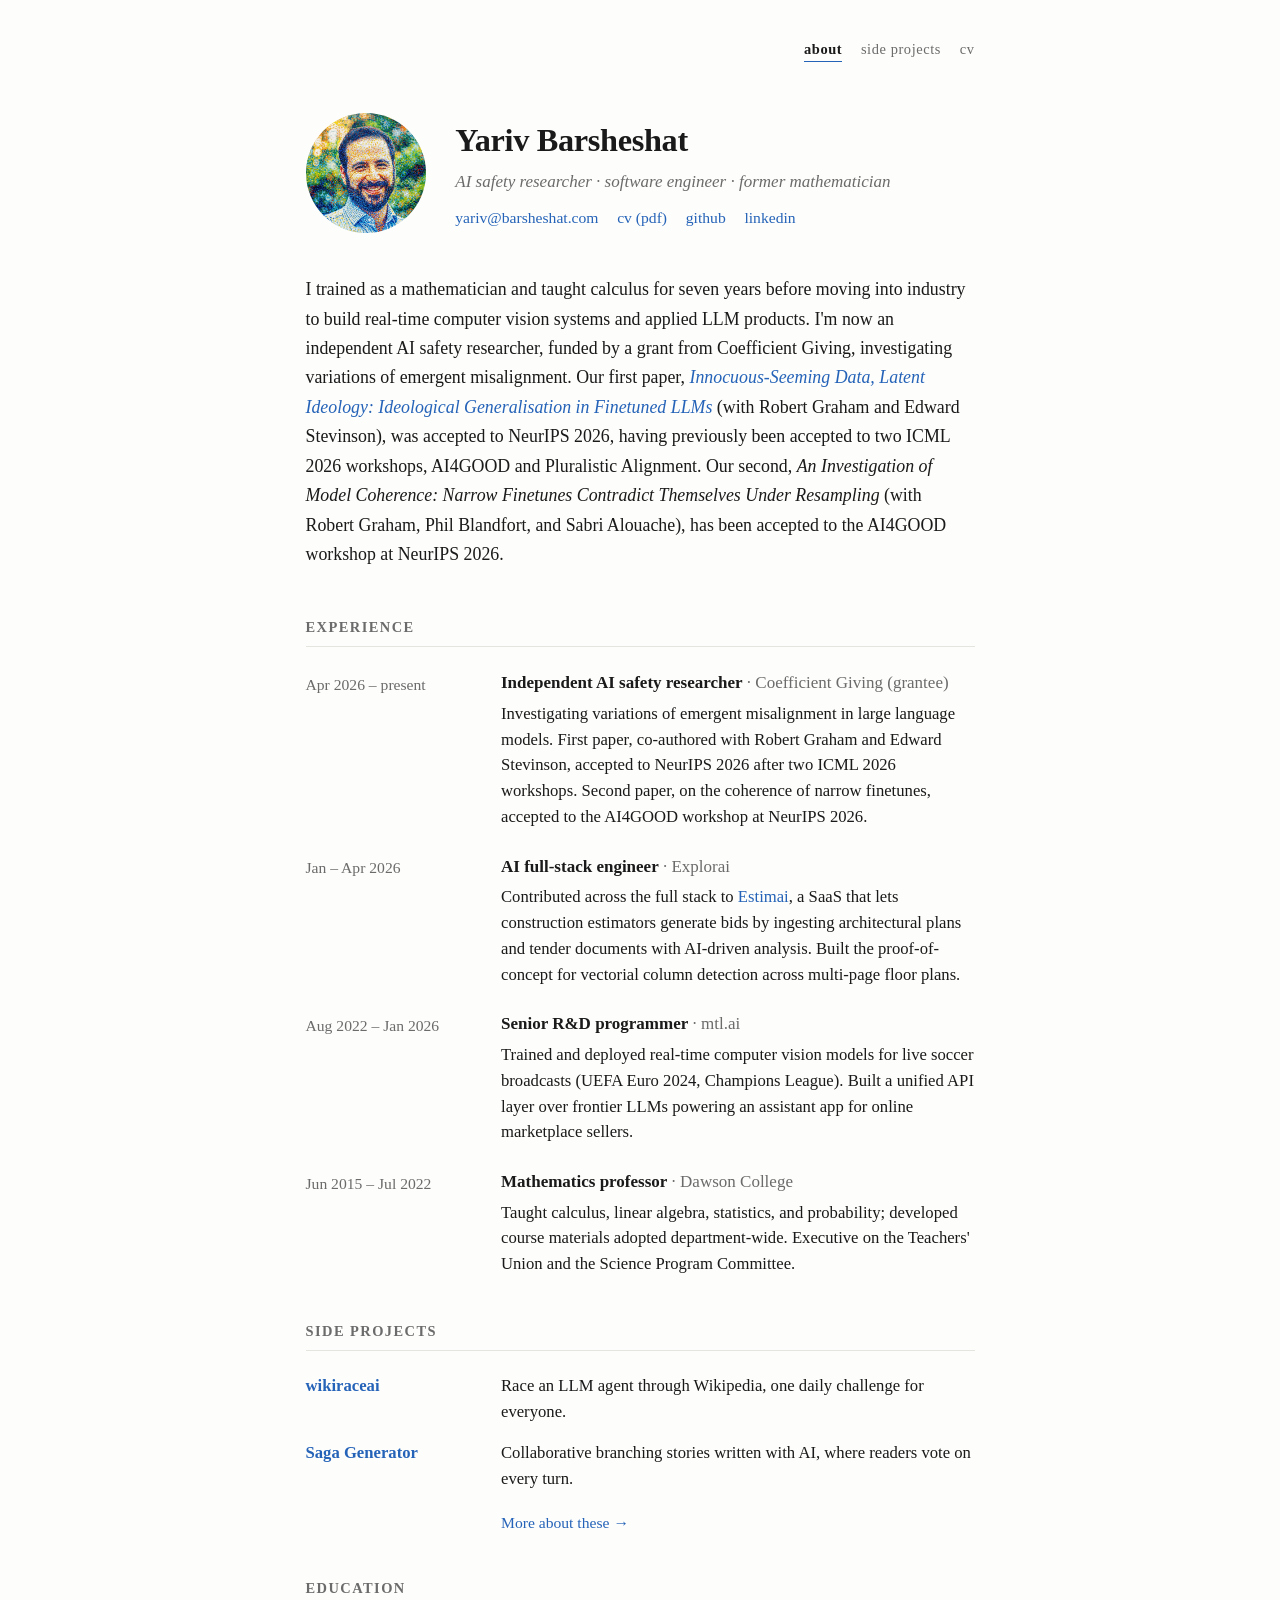
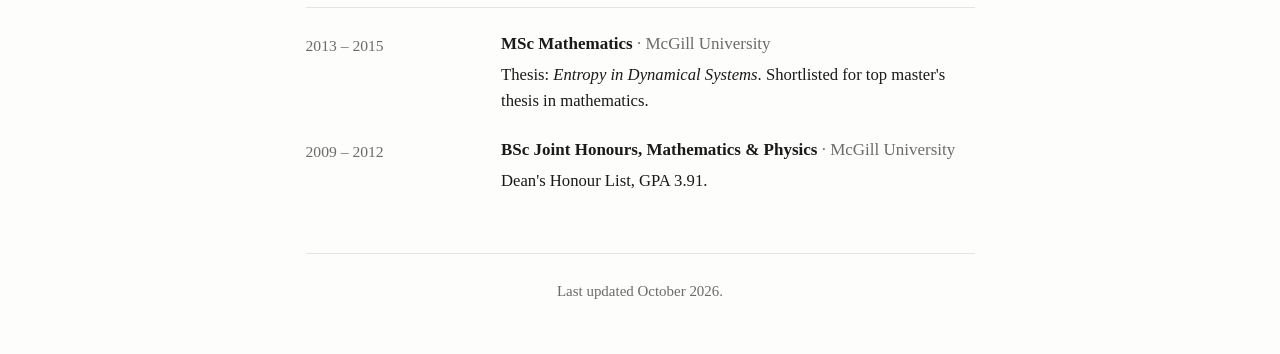
<file: index.html>
<!DOCTYPE html>
<html lang="en">
<head>
  <meta charset="UTF-8">
  <meta name="viewport" content="width=device-width, initial-scale=1.0">
  <title>Yariv Barsheshat</title>
  <meta name="description" content="Yariv Barsheshat, independent AI safety researcher and software engineer based in Montr&eacute;al.">
  <link rel="icon" href="assets/favicon.svg" type="image/svg+xml">
  <link rel="stylesheet" href="style.css">
</head>
<body>
  <main>
    <nav class="site-nav">
      <div class="site-nav-links">
        <a href="index.html" aria-current="page">about</a>
        <a href="projects.html">side projects</a>
        <a href="yariv-barsheshat-cv.pdf">cv</a>
      </div>
    </nav>

    <header class="profile">
      <img src="headshot_seurat.png" alt="Yariv Barsheshat" class="headshot">
      <div class="profile-text">
        <h1>Yariv Barsheshat</h1>
        <p class="tagline">AI safety researcher &middot; software engineer &middot; former mathematician</p>
        <ul class="contact">
          <li><a href="mailto:yariv@barsheshat.com">yariv@barsheshat.com</a></li>
          <li><a href="yariv-barsheshat-cv.pdf">cv (pdf)</a></li>
          <li><a href="https://github.com/yarv">github</a></li>
          <li><a href="https://linkedin.com/in/yarivbar">linkedin</a></li>
        </ul>
      </div>
    </header>

    <section class="bio">
      <p>I trained as a mathematician and taught calculus for seven years before moving into industry to build real-time computer vision systems and applied LLM products. I'm now an independent AI safety researcher, funded by a grant from Coefficient Giving, investigating variations of emergent misalignment. Our first paper, <a href="https://arxiv.org/abs/2607.14888"><em>Innocuous-Seeming Data, Latent Ideology: Ideological Generalisation in Finetuned LLMs</em></a> (with Robert Graham and Edward Stevinson), was accepted to NeurIPS 2026, having previously been accepted to two ICML 2026 workshops, AI4GOOD and Pluralistic Alignment. Our second, <em>An Investigation of Model Coherence: Narrow Finetunes Contradict Themselves Under Resampling</em> (with Robert Graham, Phil Blandfort, and Sabri Alouache), has been accepted to the AI4GOOD workshop at NeurIPS 2026.</p>
    </section>

    <section>
      <h2>Experience</h2>
      <dl class="timeline">
        <dt>Apr 2026 &ndash; present</dt>
        <dd>
          <div class="role"><strong>Independent AI safety researcher</strong> <span class="org">Coefficient Giving (grantee)</span></div>
          <p>Investigating variations of emergent misalignment in large language models. First paper, co-authored with Robert Graham and Edward Stevinson, accepted to NeurIPS 2026 after two ICML 2026 workshops. Second paper, on the coherence of narrow finetunes, accepted to the AI4GOOD workshop at NeurIPS 2026.</p>
        </dd>
        <dt>Jan &ndash; Apr 2026</dt>
        <dd>
          <div class="role"><strong>AI full-stack engineer</strong> <span class="org">Explorai</span></div>
          <p>Contributed across the full stack to <a href="https://www.estim.ai">Estimai</a>, a SaaS that lets construction estimators generate bids by ingesting architectural plans and tender documents with AI-driven analysis. Built the proof-of-concept for vectorial column detection across multi-page floor plans.</p>
        </dd>
        <dt>Aug 2022 &ndash; Jan 2026</dt>
        <dd>
          <div class="role"><strong>Senior R&amp;D programmer</strong> <span class="org">mtl.ai</span></div>
          <p>Trained and deployed real-time computer vision models for live soccer broadcasts (UEFA Euro 2024, Champions League). Built a unified API layer over frontier LLMs powering an assistant app for online marketplace sellers.</p>
        </dd>
        <dt>Jun 2015 &ndash; Jul 2022</dt>
        <dd>
          <div class="role"><strong>Mathematics professor</strong> <span class="org">Dawson College</span></div>
          <p>Taught calculus, linear algebra, statistics, and probability; developed course materials adopted department-wide. Executive on the Teachers' Union and the Science Program Committee.</p>
        </dd>
      </dl>
    </section>

    <section>
      <h2>Side projects</h2>
      <dl class="timeline project-teaser">
        <dt><a href="projects.html#wikiraceai">wikiraceai</a></dt>
        <dd><p>Race an LLM agent through Wikipedia, one daily challenge for everyone.</p></dd>
        <dt><a href="projects.html#sagagenerator">Saga Generator</a></dt>
        <dd><p>Collaborative branching stories written with AI, where readers vote on every turn.</p></dd>
      </dl>
      <p class="teaser-more"><a href="projects.html">More about these &rarr;</a></p>
    </section>

    <section>
      <h2>Education</h2>
      <dl class="timeline">
        <dt>2013 &ndash; 2015</dt>
        <dd>
          <div class="role"><strong>MSc Mathematics</strong> <span class="org">McGill University</span></div>
          <p>Thesis: <em>Entropy in Dynamical Systems</em>. Shortlisted for top master's thesis in mathematics.</p>
        </dd>
        <dt>2009 &ndash; 2012</dt>
        <dd>
          <div class="role"><strong>BSc Joint Honours, Mathematics &amp; Physics</strong> <span class="org">McGill University</span></div>
          <p>Dean's Honour List, GPA 3.91.</p>
        </dd>
      </dl>
    </section>

    <footer>
      <p>Last updated October 2026.</p>
    </footer>
  </main>
</body>
</html>
</file>
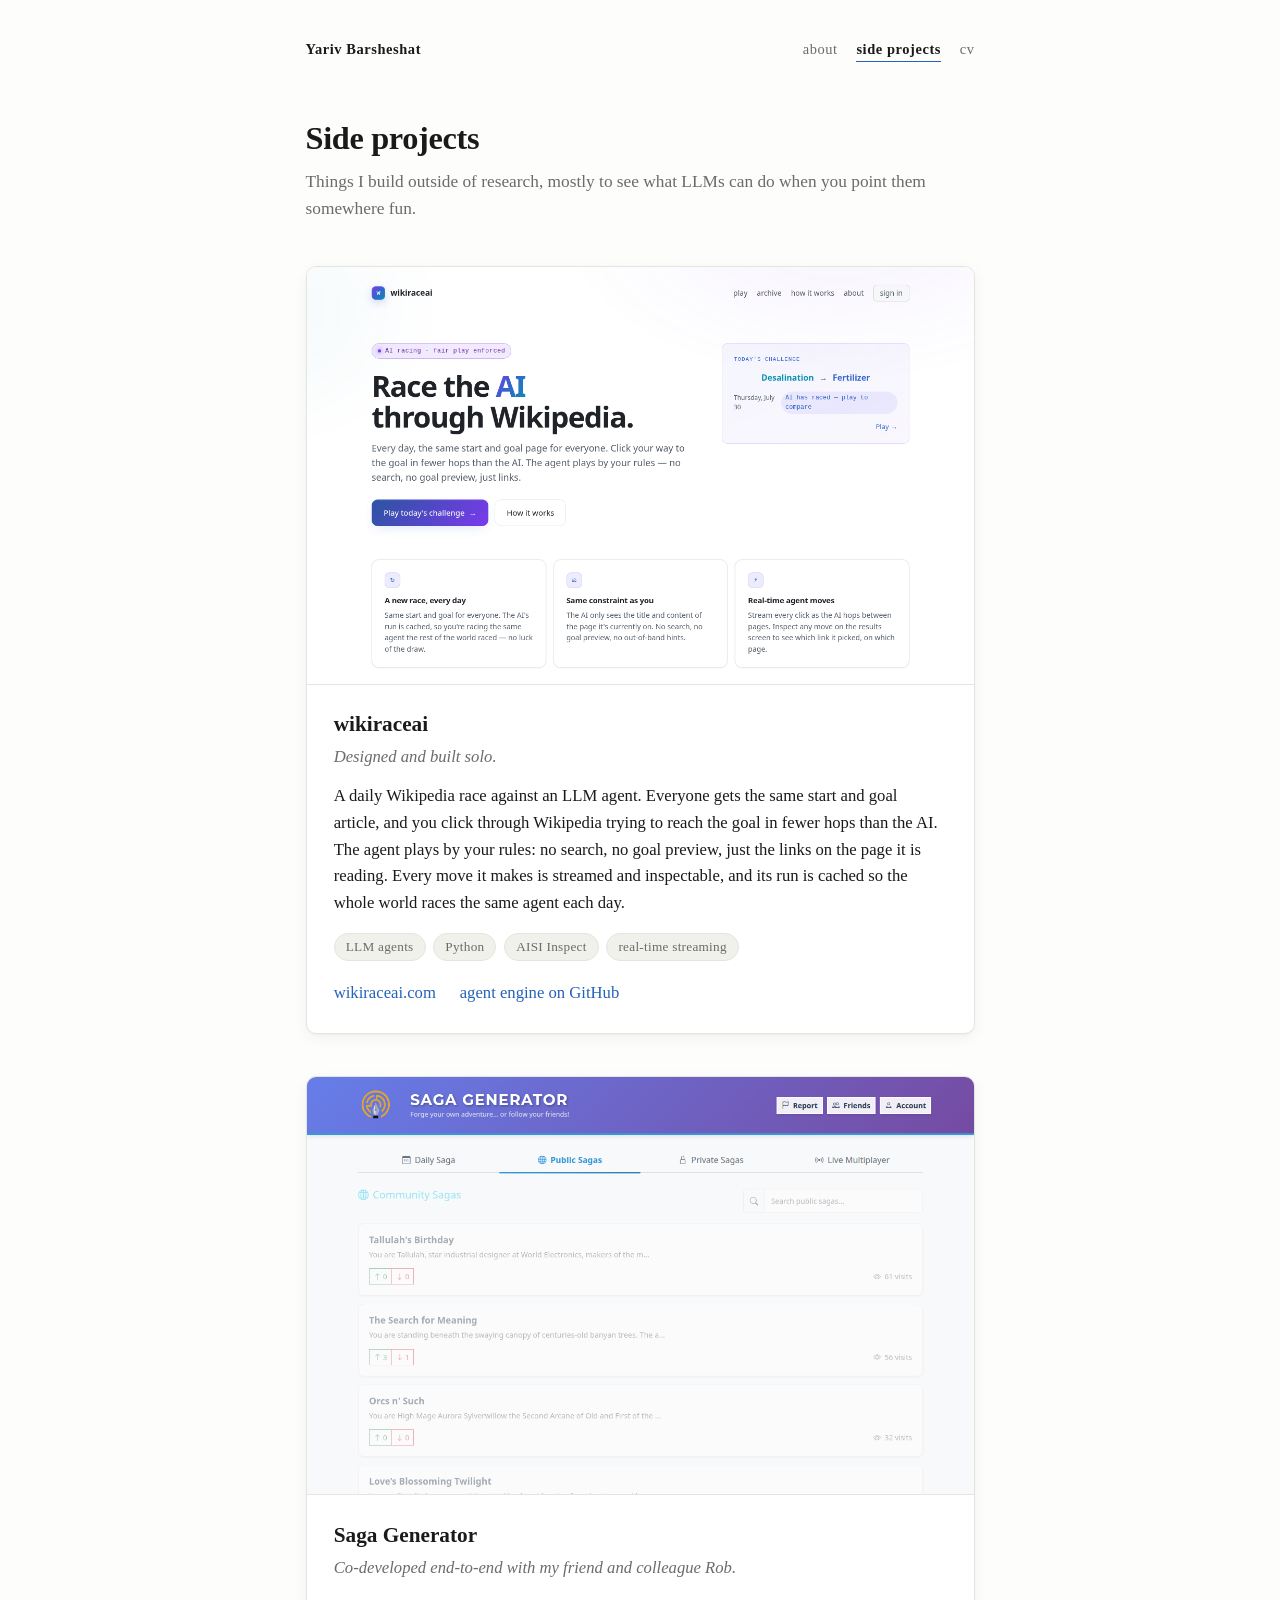
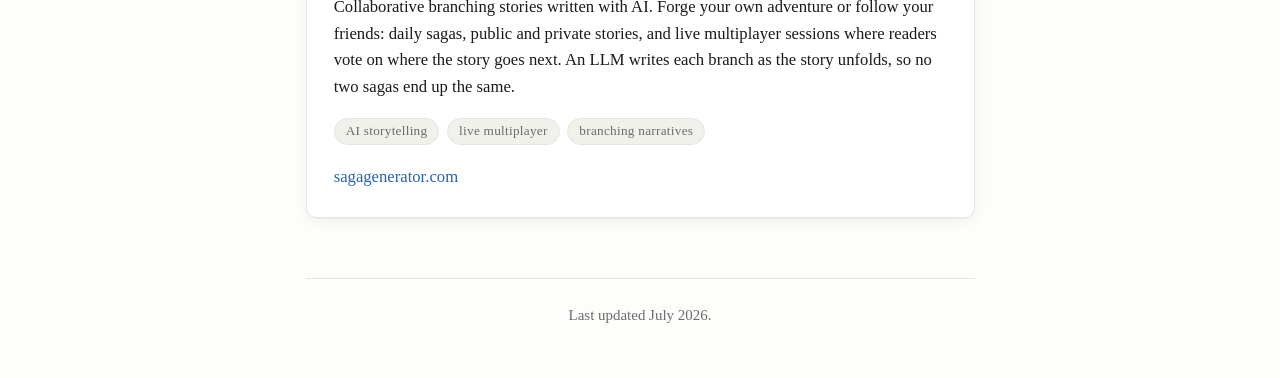
<file: projects.html>
<!DOCTYPE html>
<html lang="en">
<head>
  <meta charset="UTF-8">
  <meta name="viewport" content="width=device-width, initial-scale=1.0">
  <title>Side projects &middot; Yariv Barsheshat</title>
  <meta name="description" content="Side projects by Yariv Barsheshat: wikiraceai, a daily race against an LLM agent through Wikipedia, and Saga Generator, collaborative AI-written branching stories.">
  <link rel="icon" href="assets/favicon.svg" type="image/svg+xml">
  <link rel="stylesheet" href="style.css">
</head>
<body>
  <main>
    <nav class="site-nav">
      <a href="index.html" class="site-name">Yariv Barsheshat</a>
      <div class="site-nav-links">
        <a href="index.html">about</a>
        <a href="projects.html" aria-current="page">side projects</a>
        <a href="yariv-barsheshat-cv.pdf">cv</a>
      </div>
    </nav>

    <header class="page-header">
      <h1>Side projects</h1>
      <p class="page-intro">Things I build outside of research, mostly to see what LLMs can do when you point them somewhere fun.</p>
    </header>

    <article class="project-card" id="wikiraceai">
      <a class="project-shot" href="https://wikiraceai.com" aria-label="Visit wikiraceai.com">
        <img src="assets/wikiraceai.png" alt="wikiraceai landing page: Race the AI through Wikipedia, with today's challenge from Desalination to Fertilizer" loading="lazy">
      </a>
      <div class="project-body">
        <h2 class="project-title"><a href="https://wikiraceai.com">wikiraceai</a></h2>
        <p class="project-credit">Designed and built solo.</p>
        <p>A daily Wikipedia race against an LLM agent. Everyone gets the same start and goal article, and you click through Wikipedia trying to reach the goal in fewer hops than the AI. The agent plays by your rules: no search, no goal preview, just the links on the page it is reading. Every move it makes is streamed and inspectable, and its run is cached so the whole world races the same agent each day.</p>
        <ul class="project-tags">
          <li>LLM agents</li>
          <li>Python</li>
          <li>AISI Inspect</li>
          <li>real-time streaming</li>
        </ul>
        <p class="project-links">
          <a href="https://wikiraceai.com">wikiraceai.com</a>
          <a href="https://github.com/yarv/wikigame-agent">agent engine on GitHub</a>
        </p>
      </div>
    </article>

    <article class="project-card" id="sagagenerator">
      <a class="project-shot" href="https://sagagenerator.com" aria-label="Visit sagagenerator.com">
        <img src="assets/sagagenerator.png" alt="Saga Generator landing page: forge your own adventure or follow your friends" loading="lazy">
      </a>
      <div class="project-body">
        <h2 class="project-title"><a href="https://sagagenerator.com">Saga Generator</a></h2>
        <p class="project-credit">Co-developed end-to-end with my friend and colleague Rob.</p>
        <p>Collaborative branching stories written with AI. Forge your own adventure or follow your friends: daily sagas, public and private stories, and live multiplayer sessions where readers vote on where the story goes next. An LLM writes each branch as the story unfolds, so no two sagas end up the same.</p>
        <ul class="project-tags">
          <li>AI storytelling</li>
          <li>live multiplayer</li>
          <li>branching narratives</li>
        </ul>
        <p class="project-links">
          <a href="https://sagagenerator.com">sagagenerator.com</a>
        </p>
      </div>
    </article>

    <footer>
      <p>Last updated July 2026.</p>
    </footer>
  </main>
</body>
</html>
</file>
<file: style.css>
:root {
  --text: #1a1a1a;
  --muted: #6b6b6b;
  --accent: #2563b8;
  --bg: #fdfdfb;
  --card-bg: #ffffff;
  --border: #e5e5e0;
  --tag-bg: #f1f1ec;
  --shadow: 0 1px 2px rgba(20, 20, 20, 0.04), 0 4px 14px rgba(20, 20, 20, 0.05);
  --shadow-hover: 0 2px 4px rgba(20, 20, 20, 0.05), 0 10px 28px rgba(20, 20, 20, 0.09);
  --serif: Charter, "Bitstream Charter", "Sitka Text", Cambria, Georgia, serif;
  color-scheme: light dark;
}

@media (prefers-color-scheme: dark) {
  :root {
    --text: #e6e4de;
    --muted: #97948c;
    --accent: #7fa8e0;
    --bg: #16181c;
    --card-bg: #1d2026;
    --border: #2c2f36;
    --tag-bg: #262a31;
    --shadow: 0 1px 2px rgba(0, 0, 0, 0.25), 0 4px 14px rgba(0, 0, 0, 0.3);
    --shadow-hover: 0 2px 4px rgba(0, 0, 0, 0.3), 0 10px 28px rgba(0, 0, 0, 0.45);
  }
}

* {
  box-sizing: border-box;
  margin: 0;
  padding: 0;
}

html {
  font-size: 17px;
}

body {
  font-family: var(--serif);
  color: var(--text);
  background: var(--bg);
  line-height: 1.55;
  -webkit-font-smoothing: antialiased;
}

::selection {
  background: var(--accent);
  color: var(--bg);
}

main {
  max-width: 720px;
  margin: 0 auto;
  padding: 2.25rem 1.5rem 3rem;
  animation: page-in 0.45s ease both;
}

@keyframes page-in {
  from {
    opacity: 0;
    transform: translateY(6px);
  }
  to {
    opacity: 1;
    transform: none;
  }
}

@media (prefers-reduced-motion: reduce) {
  main {
    animation: none;
  }
  * {
    transition: none !important;
  }
}

a {
  color: var(--accent);
  text-decoration: none;
  border-bottom: 1px solid transparent;
  transition: border-color 0.15s ease;
}

a:hover {
  border-bottom-color: var(--accent);
}

/* Site navigation */

.site-nav {
  display: flex;
  justify-content: space-between;
  align-items: baseline;
  gap: 1rem;
  margin-bottom: 3rem;
  font-size: 0.85rem;
  letter-spacing: 0.04em;
}

.site-nav .site-name {
  color: var(--text);
  font-weight: 700;
}

.site-nav-links {
  display: flex;
  gap: 1.1rem;
  margin-left: auto;
}

.site-nav-links a {
  color: var(--muted);
}

.site-nav-links a:hover {
  color: var(--accent);
}

.site-nav-links a[aria-current="page"] {
  color: var(--text);
  font-weight: 700;
  border-bottom-color: var(--accent);
}

/* Profile header (home) */

.profile {
  display: flex;
  gap: 1.75rem;
  align-items: center;
  margin-bottom: 2.5rem;
}

.headshot {
  width: 120px;
  height: 120px;
  border-radius: 50%;
  object-fit: cover;
  flex-shrink: 0;
}

.profile-text h1 {
  font-size: 1.9rem;
  font-weight: 700;
  letter-spacing: -0.01em;
  margin-bottom: 0.2rem;
}

.tagline {
  color: var(--muted);
  margin-bottom: 0.65rem;
  font-style: italic;
}

.contact {
  list-style: none;
  display: flex;
  flex-wrap: wrap;
  gap: 0.4rem 1.1rem;
  font-size: 0.92rem;
}

.bio {
  margin-bottom: 2.75rem;
  font-size: 1.05rem;
  line-height: 1.65;
}

section + section {
  margin-top: 2.5rem;
}

h2 {
  font-size: 0.85rem;
  font-weight: 700;
  text-transform: uppercase;
  letter-spacing: 0.1em;
  color: var(--muted);
  margin-bottom: 1.35rem;
  padding-bottom: 0.45rem;
  border-bottom: 1px solid var(--border);
}

/* Timeline (experience, education) */

.timeline {
  display: grid;
  grid-template-columns: 10rem 1fr;
  column-gap: 1.5rem;
  row-gap: 1.4rem;
}

.timeline dt {
  color: var(--muted);
  font-size: 0.92rem;
  padding-top: 0.15rem;
  font-variant-numeric: tabular-nums;
}

.timeline dd {
  margin: 0;
}

.timeline .role {
  margin-bottom: 0.25rem;
}

.timeline .org {
  color: var(--muted);
}

.timeline .org::before {
  content: " \00b7  ";
}

.timeline dd p {
  color: var(--text);
  font-size: 0.98rem;
  line-height: 1.55;
}

/* Side-projects teaser (home) */

.project-teaser {
  row-gap: 0.9rem;
}

.project-teaser dt {
  font-size: 0.98rem;
  padding-top: 0;
}

.project-teaser dt a {
  font-weight: 700;
}

.teaser-more {
  margin-top: 1.1rem;
  margin-left: 11.5rem;
  font-size: 0.92rem;
}

/* Projects page */

.page-header {
  margin-bottom: 2.5rem;
}

.page-header h1 {
  font-size: 1.9rem;
  font-weight: 700;
  letter-spacing: -0.01em;
  margin-bottom: 0.4rem;
}

.page-intro {
  color: var(--muted);
  font-size: 1.02rem;
}

.project-card {
  background: var(--card-bg);
  border: 1px solid var(--border);
  border-radius: 10px;
  overflow: hidden;
  box-shadow: var(--shadow);
  transition: transform 0.25s ease, box-shadow 0.25s ease;
  scroll-margin-top: 2rem;
}

.project-card:hover {
  transform: translateY(-3px);
  box-shadow: var(--shadow-hover);
}

.project-card + .project-card {
  margin-top: 2.5rem;
}

.project-shot {
  display: block;
  border-bottom: 1px solid var(--border);
  overflow: hidden;
}

.project-shot img {
  display: block;
  width: 100%;
  aspect-ratio: 16 / 10;
  object-fit: cover;
  object-position: top;
  transition: transform 0.35s ease;
}

.project-card:hover .project-shot img {
  transform: scale(1.02);
}

.project-body {
  padding: 1.4rem 1.6rem 1.5rem;
}

.project-title {
  font-size: 1.25rem;
  font-weight: 700;
  text-transform: none;
  letter-spacing: normal;
  color: var(--text);
  border-bottom: none;
  padding-bottom: 0;
  margin-bottom: 0.15rem;
}

.project-title a {
  color: var(--text);
}

.project-title a:hover {
  color: var(--accent);
  border-bottom-color: var(--accent);
}

.project-credit {
  color: var(--muted);
  font-style: italic;
  font-size: 0.92rem;
  margin-bottom: 0.75rem;
}

.project-body > p {
  font-size: 0.98rem;
  line-height: 1.6;
}

.project-tags {
  list-style: none;
  display: flex;
  flex-wrap: wrap;
  gap: 0.45rem;
  margin-top: 1rem;
}

.project-tags li {
  background: var(--tag-bg);
  border: 1px solid var(--border);
  color: var(--muted);
  font-size: 0.78rem;
  letter-spacing: 0.02em;
  padding: 0.15rem 0.65rem;
  border-radius: 999px;
}

.project-links {
  margin-top: 1.1rem;
  display: flex;
  flex-wrap: wrap;
  gap: 0.4rem 1.4rem;
  font-size: 0.92rem;
}

/* Footer */

footer {
  margin-top: 3.5rem;
  padding-top: 1.5rem;
  border-top: 1px solid var(--border);
  font-size: 0.88rem;
  color: var(--muted);
  text-align: center;
}

@media (max-width: 600px) {
  main {
    padding: 1.75rem 1.25rem 2rem;
  }
  .site-nav {
    margin-bottom: 2.25rem;
  }
  .profile {
    flex-direction: column;
    text-align: center;
    align-items: center;
    gap: 1rem;
  }
  .contact {
    justify-content: center;
  }
  .timeline {
    grid-template-columns: 1fr;
    row-gap: 0.4rem;
  }
  .timeline dt {
    margin-top: 1.25rem;
    font-weight: 600;
  }
  .timeline dt:first-child {
    margin-top: 0;
  }
  .project-teaser dt {
    margin-top: 0.9rem;
  }
  .teaser-more {
    margin-left: 0;
  }
  .project-body {
    padding: 1.1rem 1.15rem 1.25rem;
  }
}
</file>
